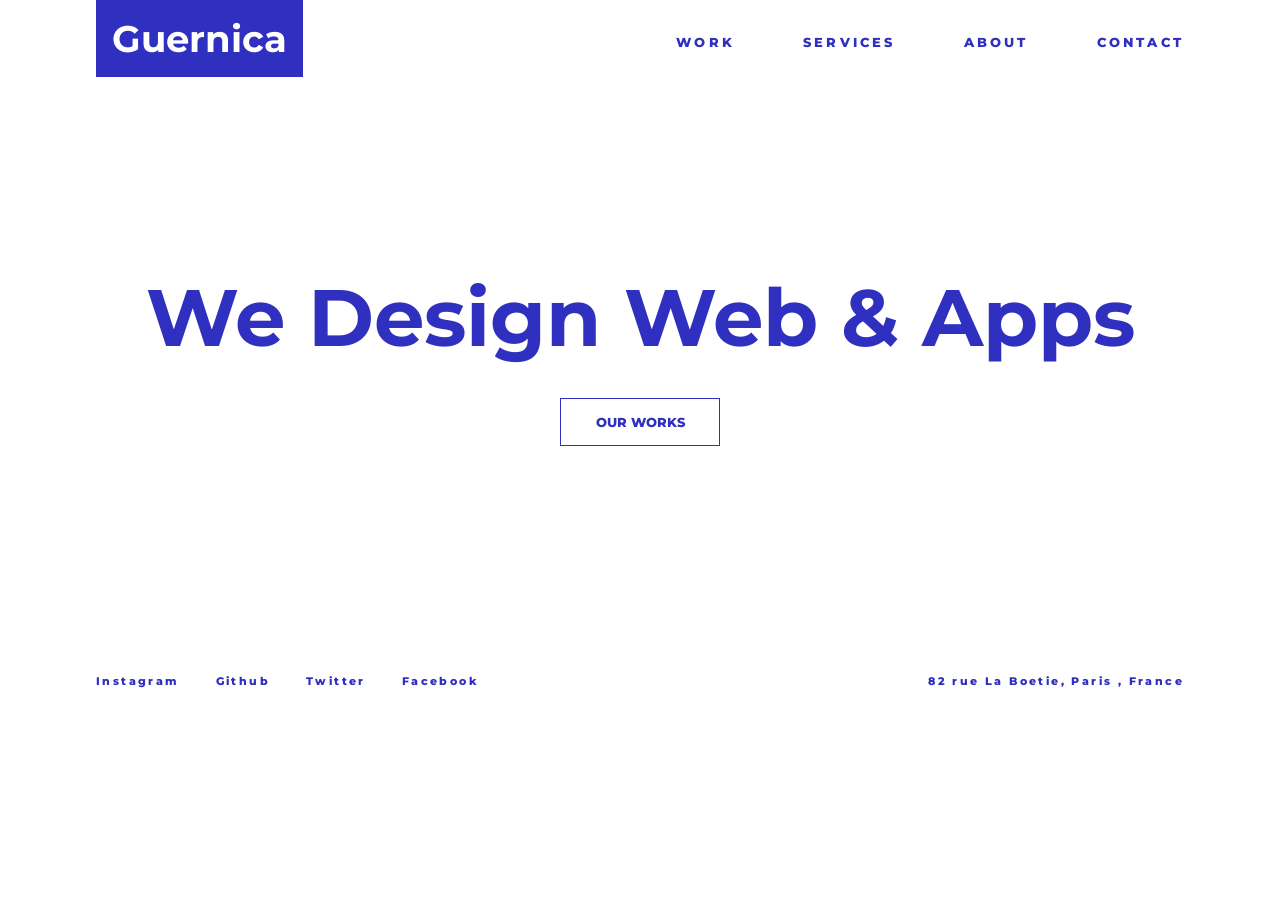
<file: index.html>
<!DOCTYPE html>
<html lang="en">
  <head>
    <meta charset="UTF-8" />
    <meta name="viewport" content="width=device-width, initial-scale=1.0" />
    <title>Home</title>
    <link rel="preconnect" href="https://fonts.gstatic.com" />
    <link
      href="https://fonts.googleapis.com/css2?family=Montserrat:wght@300&display=swap"
      rel="stylesheet"
    />
    <link rel="stylesheet" href="./css/style.css" />
  </head>

  <body>
    <header>
      <nav class="nav flex">
        <div class="logo" id="logo">
          <h3>Guernica</h3>
        </div>
        <div class="links" id="links">
          <a class="b-link" href="work.html">Work</a>
          <a class="b-link" href="services.html">Services</a>
          <a class="b-link" href="about.html">About</a>
          <a class="b-link" href="contact.html">Contact</a>
        </div>
      </nav>
    </header>
    <section class="main flex">
      <div class="heading">
        <h1 id="main-heading">We Design <span>Web & Apps</span></h1>
      </div>
      <div class="work-btn">
        <a href="work.html"> <button class="btn">Our Works</button></a>
      </div>
    </section>
    <footer class="flex">
      <div class="left" id="left">
        <a href="https://www.instagram.com/officialadityasinha/?hl=en"
          >Instagram</a
        >
        <a href="https://github.com/adityawebdev">Github</a>
        <a href="https://twitter.com/AdiS3201">Twitter</a>
        <a href="https://www.facebook.com/profile.php?id=100015627424337"
          >Facebook</a
        >
      </div>
      <div class="right" id="right">
        <a href="#"> 82 rue La Boetie, Paris , France </a>
      </div>
    </footer>
  </body>
</html>
</file>
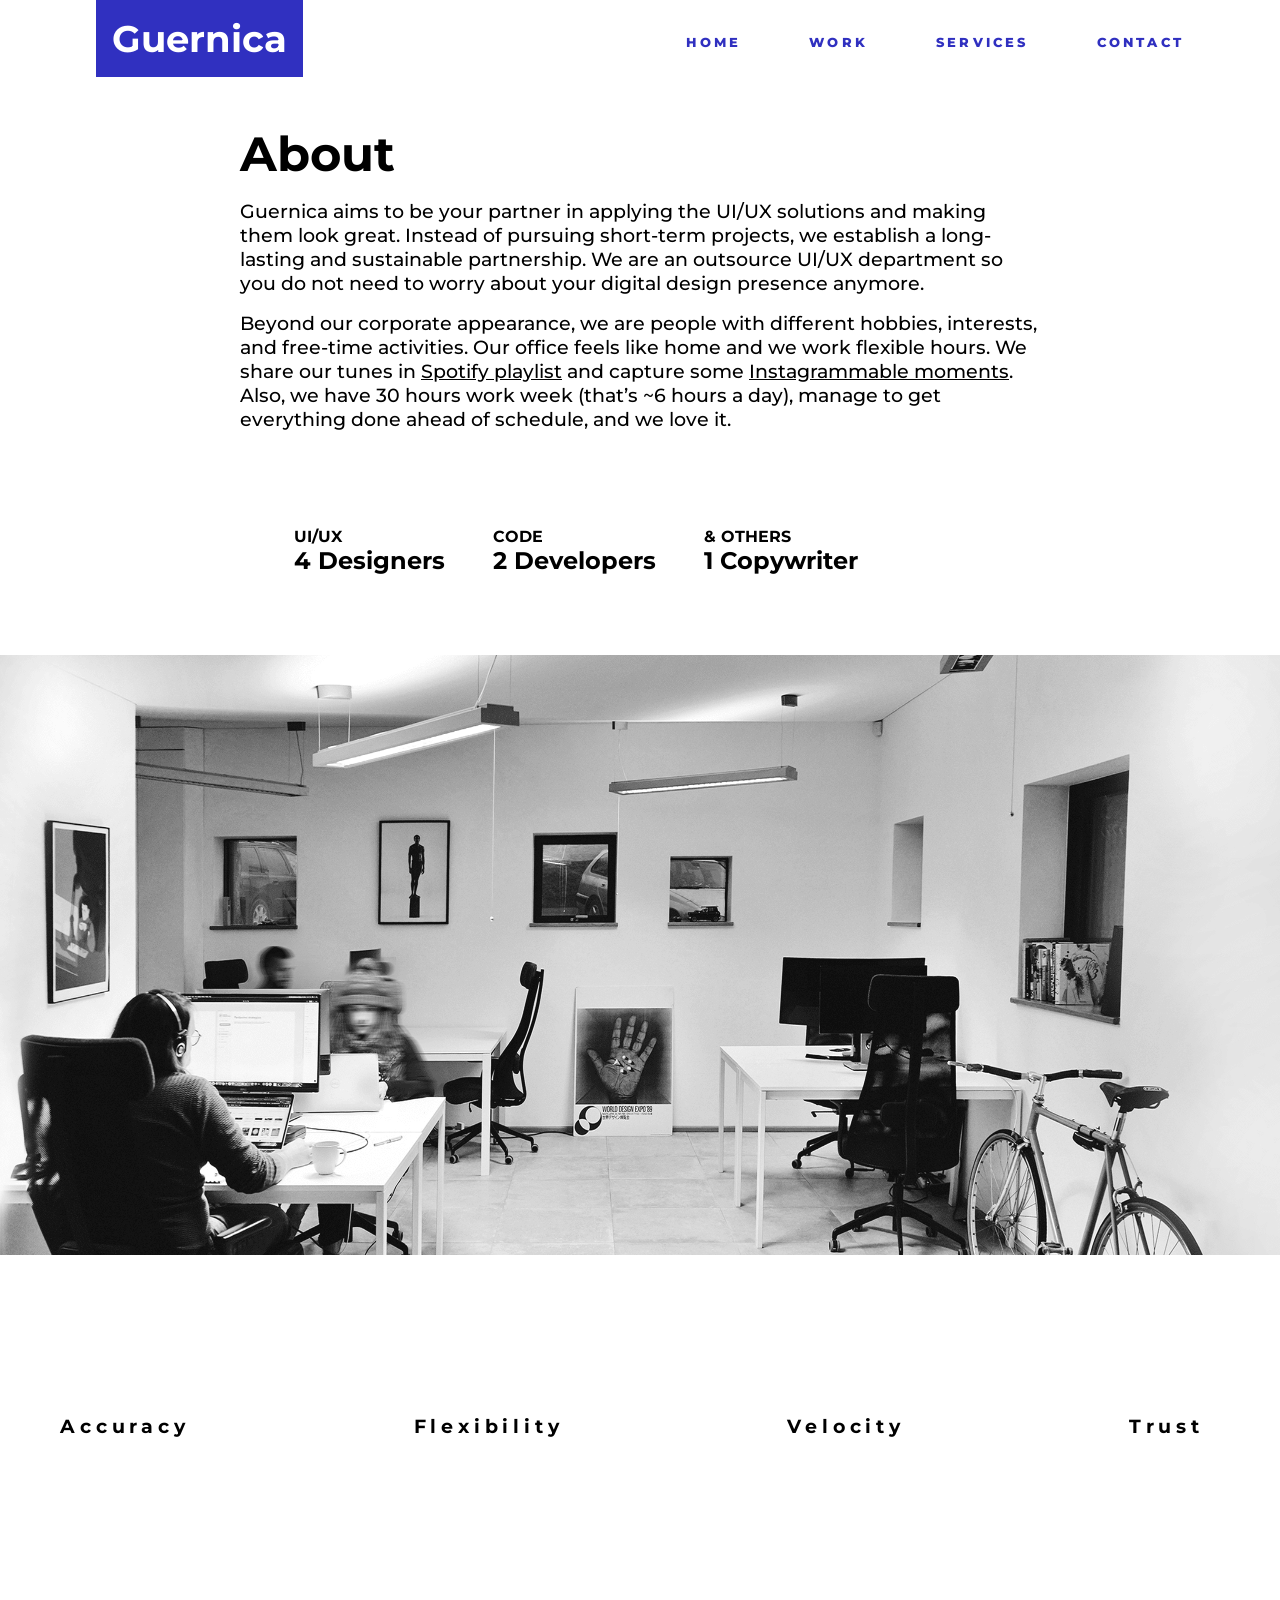
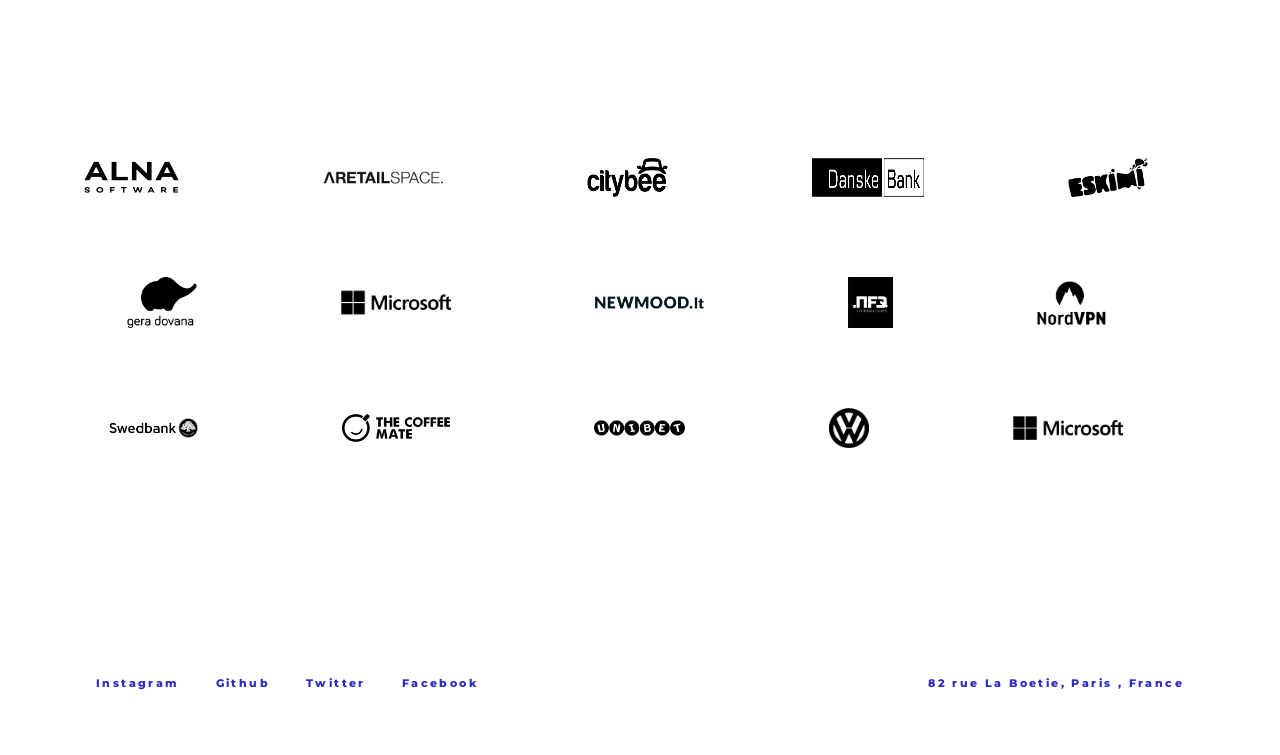
<file: about.html>
<!DOCTYPE html>
<html lang="en">
  <head>
    <meta charset="UTF-8" />
    <meta name="viewport" content="width=device-width, initial-scale=1.0" />
    <title>About</title>
    <link rel="preconnect" href="https://fonts.gstatic.com" />
    <link
      href="https://fonts.googleapis.com/css2?family=Montserrat:wght@300&display=swap"
      rel="stylesheet"
    />
    <link rel="stylesheet" href="./css/style.css" />
  </head>

  <body>
    <header>
      <nav class="nav flex">
        <div class="logo" id="logo">
          <h3>Guernica</h3>
        </div>
        <div class="links" id="links">
          <a class="b-link" href="index.html">Home</a>
          <a class="b-link" href="work.html">Work</a>
          <a class="b-link" href="services.html">Services</a>

          <a class="b-link" href="contact.html">Contact</a>
        </div>
      </nav>
    </header>
    <section class="main flex">
      <div class="about">
        <h1 id="about-heading" class="from-right">About</h1>
        <p class="from-left">
          Guernica aims to be your partner in applying the UI/UX solutions and
          making them look great. Instead of pursuing short-term projects, we
          establish a long-lasting and sustainable partnership. We are an
          outsource UI/UX department so you do not need to worry about your
          digital design presence anymore.
        </p>

        <p class="from-right">
          Beyond our corporate appearance, we are people with different hobbies,
          interests, and free-time activities. Our office feels like home and we
          work flexible hours. We share our tunes in
          <span> <a href="#">Spotify playlist</a></span> and capture some
          <span><a href="#">Instagrammable moments</a></span
          >. Also, we have 30 hours work week (that’s ~6 hours a day), manage to
          get everything done ahead of schedule, and we love it.
        </p>
      </div>
      <div class="team flex from-bottom">
        <div class="team-data">
          <h4>UI/UX</h4>
          <h2>4 Designers</h2>
        </div>
        <div class="team-data">
          <h4>CODE</h4>
          <h2>2 Developers</h2>
        </div>
        <div class="team-data">
          <h4>& OTHERS</h4>
          <h2>1 Copywriter</h2>
        </div>
      </div>
      <img id="about-img" src="./img/about.png" class="from-right" />
      <div class="pillars flex">
        <div class="accuracy">
          <h3>Accuracy</h3>
        </div>
        <div class="flexibility">
          <h3>Flexibility</h3>
        </div>
        <div class="velocity">
          <h3>Velocity</h3>
        </div>
        <div class="trust">
          <h3>Trust</h3>
        </div>
      </div>
    </section>
    <div class="brands-main">
      <div class="brand-1 flex flex-center from-bottom">
        <img src="./icons/alna.svg" alt="" />
        <img src="./icons/aretailspace.svg" alt="" />
        <img src="./icons/citybee.svg" alt="" />
        <img src="./icons/danskebank.svg" alt="" />
        <img src="./icons/eskimi.svg" alt="" />
      </div>
      <div class="brand-2 flex flex-center from-bottom">
        <img src="./icons/geradovana.svg" alt="" />
        <img src="./icons/microsoft.svg" alt="" />
        <img src="./icons/newmood.svg" alt="" />
        <img src="./icons/nfq@2x.svg" alt="" />
        <img src="./icons/nordvpn.svg" alt="" />
      </div>
      <div class="brand-3 flex flex-center from-bottom">
        <img src="./icons/swedbank.svg" alt="" />
        <img src="./icons/thecoffeemate.svg" alt="" />
        <img src="./icons/unibet.svg" alt="" />
        <img src="./icons/vw.svg" alt="" />
        <img src="./icons/microsoft.svg" alt="" />
      </div>
    </div>
    <footer class="flex">
      <div class="left">
        <a href="https://www.instagram.com/officialadityasinha/?hl=en"
          >Instagram</a
        >
        <a href="https://github.com/adityawebdev">Github</a>
        <a href="https://twitter.com/AdiS3201">Twitter</a>
        <a href="https://www.facebook.com/profile.php?id=100015627424337"
          >Facebook</a
        >
      </div>
      <div class="right">
        <a href="#"> 82 rue La Boetie, Paris , France </a>
      </div>
    </footer>
  </body>
</html>
</file>
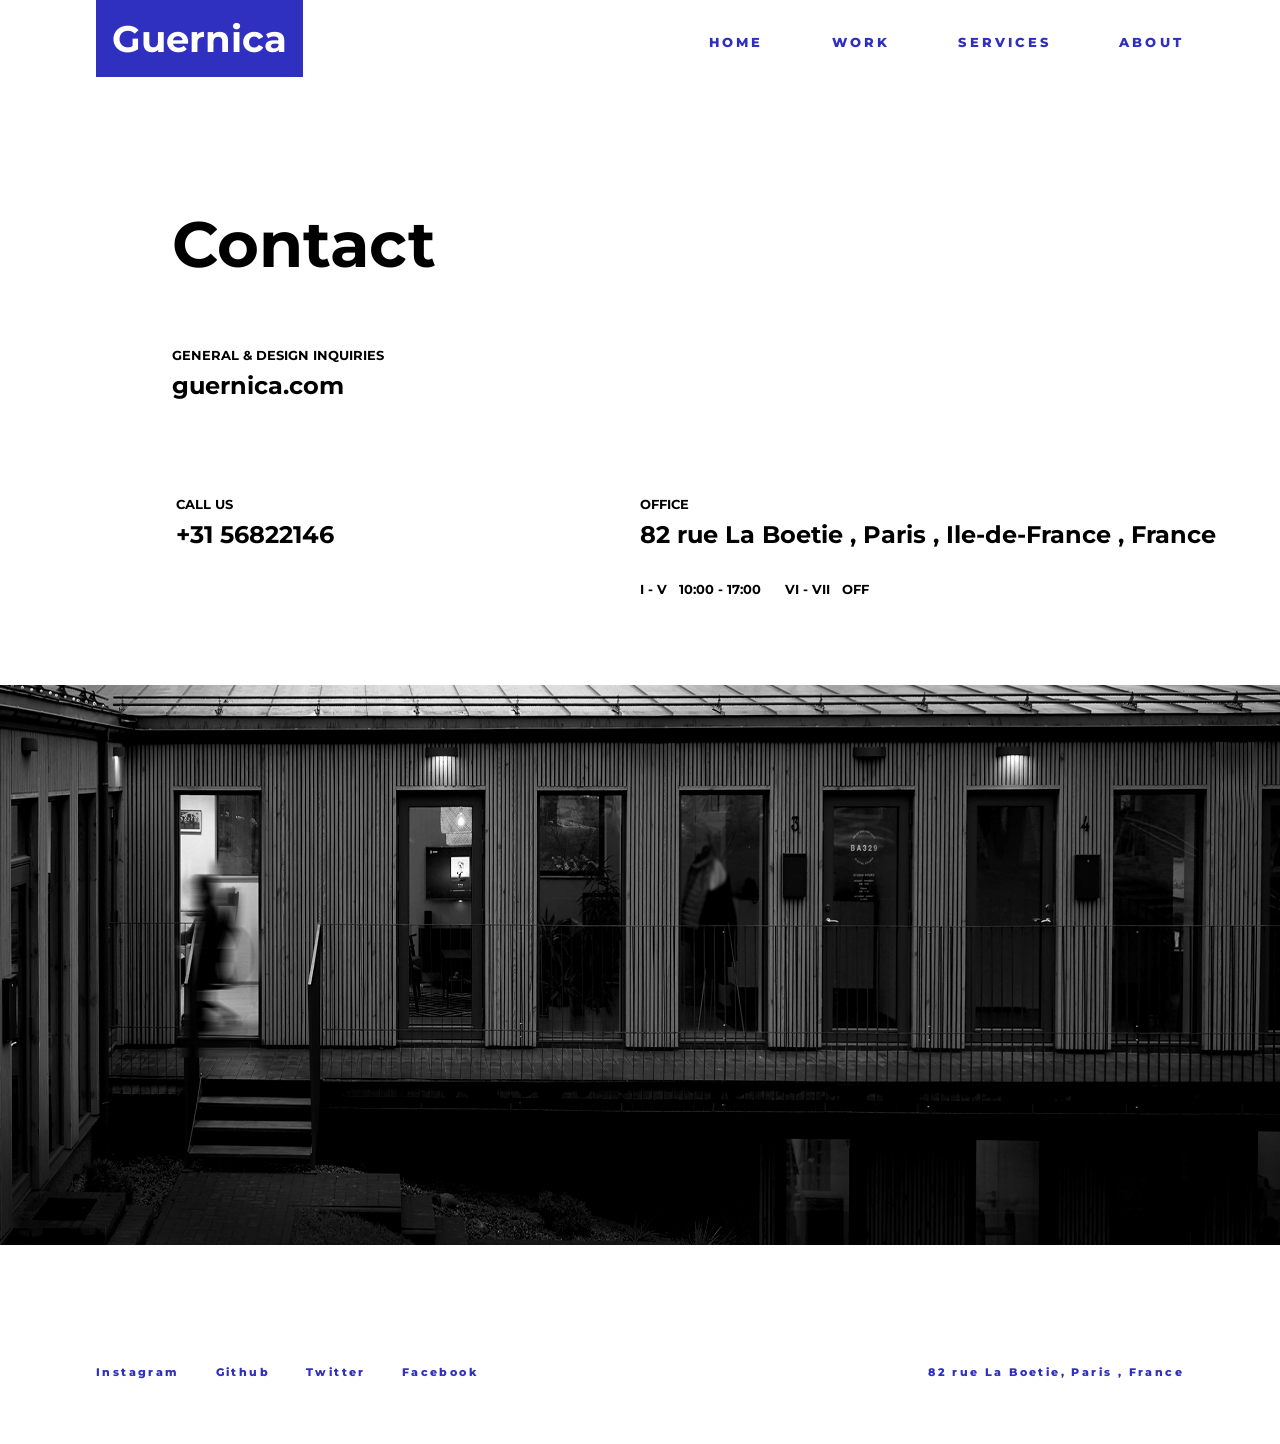
<file: contact.html>
<!DOCTYPE html>
<html lang="en">
  <head>
    <meta charset="UTF-8" />
    <meta name="viewport" content="width=device-width, initial-scale=1.0" />
    <title>Contact</title>
    <link rel="preconnect" href="https://fonts.gstatic.com" />
    <link
      href="https://fonts.googleapis.com/css2?family=Montserrat:wght@300&display=swap"
      rel="stylesheet"
    />
    <link rel="stylesheet" href="./css/style.css" />
  </head>

  <body>
    <header>
      <nav class="nav flex">
        <div class="logo" id="logo">
          <h3>Guernica</h3>
        </div>
        <div class="links" id="links">
          <a class="b-link" href="index.html">Home</a>
          <a class="b-link" href="work.html">Work</a>
          <a class="b-link" href="services.html">Services</a>
          <a class="b-link" href="about.html">About</a>
        </div>
      </nav>
    </header>
    <section class="main flex c-main">
      <div class="contact from-left">
        <h1>Contact</h1>
        <h5>General & Design Inquiries</h5>
        <h2><a id="guernica" href="#"> guernica.com </a></h2>
      </div>
      <div class="info flex">
        <div class="c-left from-left">
          <h5>Call Us</h5>
          <h2><a class="link" href="#">+31 56822146</a></h2>
        </div>
        <div class="c-right from-right">
          <h5>Office</h5>
          <h2>
            <a class="link" href="#" id="add">
              82 rue La Boetie , Paris , Ile-de-France , France</a
            >
          </h2>
          <h5>
            <pre>I - V   10:00 - 17:00      VI - VII   Off</pre>
          </h5>
        </div>
      </div>
      <div class="office">
        <img src="./img/office.png" class="from-bottom" />
      </div>
    </section>
    <footer class="flex">
      <div class="left">
        <a href="https://www.instagram.com/officialadityasinha/?hl=en"
          >Instagram</a
        >
        <a href="https://github.com/adityawebdev">Github</a>
        <a href="https://twitter.com/AdiS3201">Twitter</a>
        <a href="https://www.facebook.com/profile.php?id=100015627424337"
          >Facebook</a
        >
      </div>
      <div class="right">
        <a href="#"> 82 rue La Boetie, Paris , France </a>
      </div>
    </footer>
  </body>
</html>
</file>
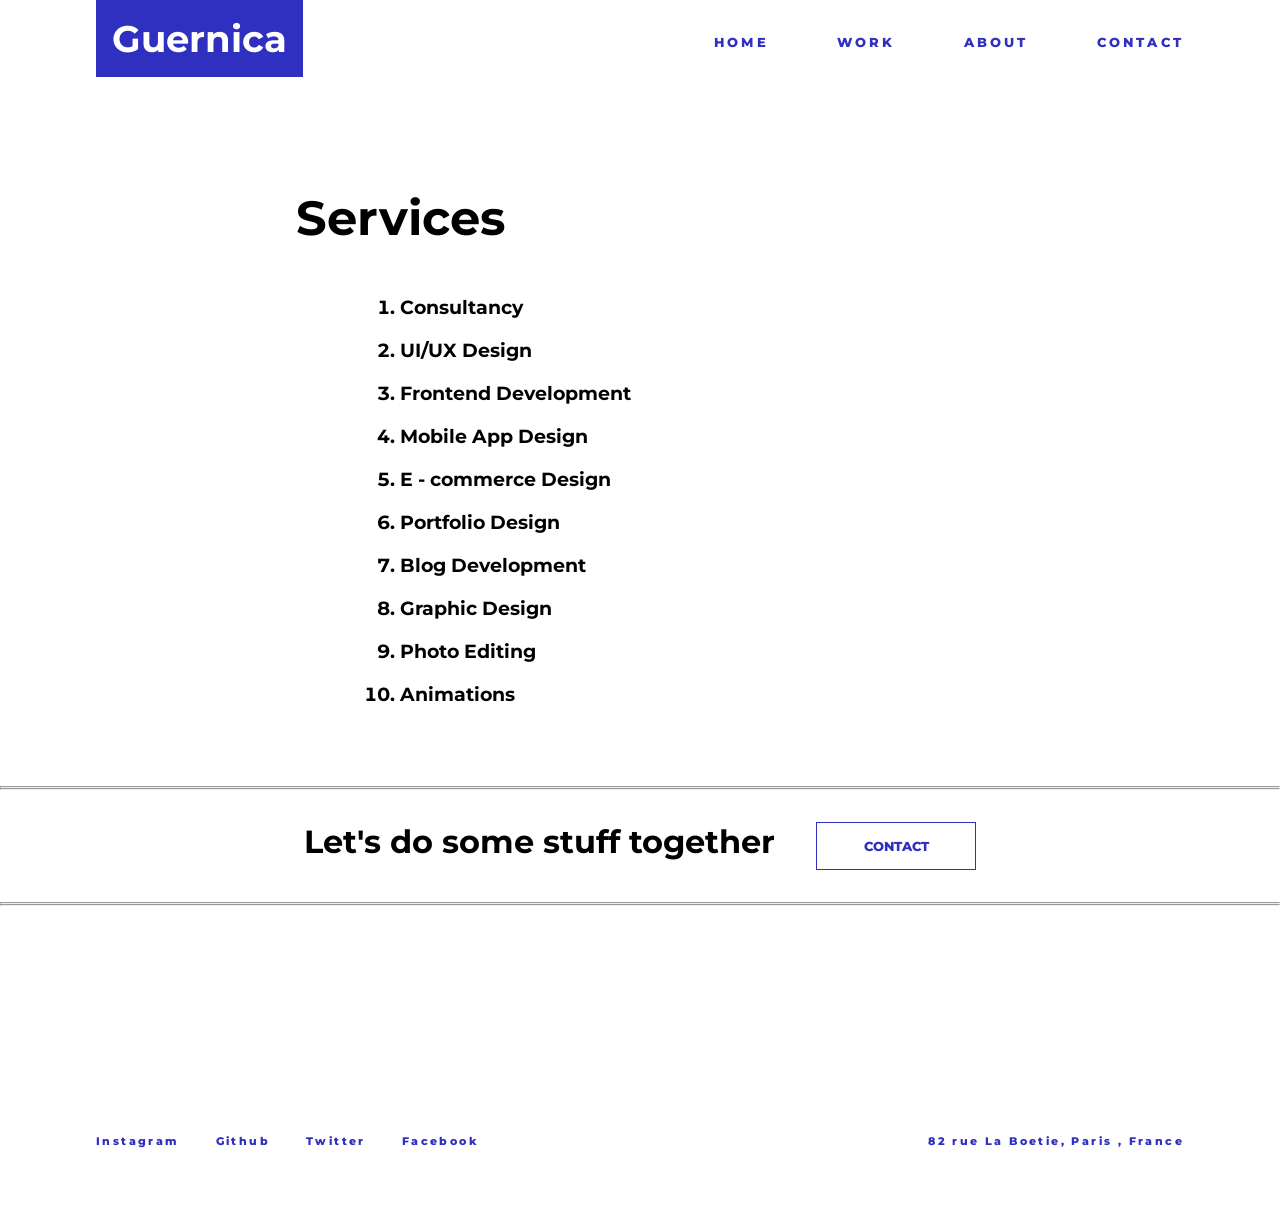
<file: services.html>
<!DOCTYPE html>
<html lang="en">
  <head>
    <meta charset="UTF-8" />
    <meta name="viewport" content="width=device-width, initial-scale=1.0" />
    <title>Services</title>
    <link rel="preconnect" href="https://fonts.gstatic.com" />
    <link
      href="https://fonts.googleapis.com/css2?family=Montserrat:wght@300&display=swap"
      rel="stylesheet"
    />
    <link rel="stylesheet" href="./css/style.css" />
  </head>

  <body>
    <header>
      <nav class="nav flex">
        <div class="logo" id="logo">
          <h3>Guernica</h3>
        </div>
        <div class="links" id="links">
          <a class="b-link" href="index.html">Home</a>
          <a class="b-link" href="work.html">Work</a>

          <a class="b-link" href="about.html">About</a>
          <a class="b-link" href="contact.html">Contact</a>
        </div>
      </nav>
    </header>
    <section class="main flex">
      <h1 id="services-heading" class="from-left">Services</h1>
      <div class="list">
        <ol class="from-left">
          <li>Consultancy</li>
          <br />
          <li>UI/UX Design</li>
          <br />
          <li>Frontend Development</li>
          <br />
          <li>Mobile App Design</li>
          <br />
          <li>E - commerce Design</li>
          <br />
          <li>Portfolio Design</li>
          <br />
          <li>Blog Development</li>
          <br />
          <li>Graphic Design</li>
          <br />
          <li>Photo Editing</li>
          <br />
          <li>Animations</li>
        </ol>
      </div>
    </section>

    <hr id="hr" />
    <hr />
    <div class="contact-btn flex">
      <h1 class="from-left">Let's do some stuff together</h1>
      <a href="contact.html" class="from-right"
        ><button class="btn">Contact</button></a
      >
    </div>
    <hr />
    <hr />
    <footer class="flex">
      <div class="left">
        <a href="https://www.instagram.com/officialadityasinha/?hl=en"
          >Instagram</a
        >
        <a href="https://github.com/adityawebdev">Github</a>
        <a href="https://twitter.com/AdiS3201">Twitter</a>
        <a href="https://www.facebook.com/profile.php?id=100015627424337"
          >Facebook</a
        >
      </div>
      <div class="right">
        <a href="#"> 82 rue La Boetie, Paris , France </a>
      </div>
    </footer>
  </body>
</html>
</file>
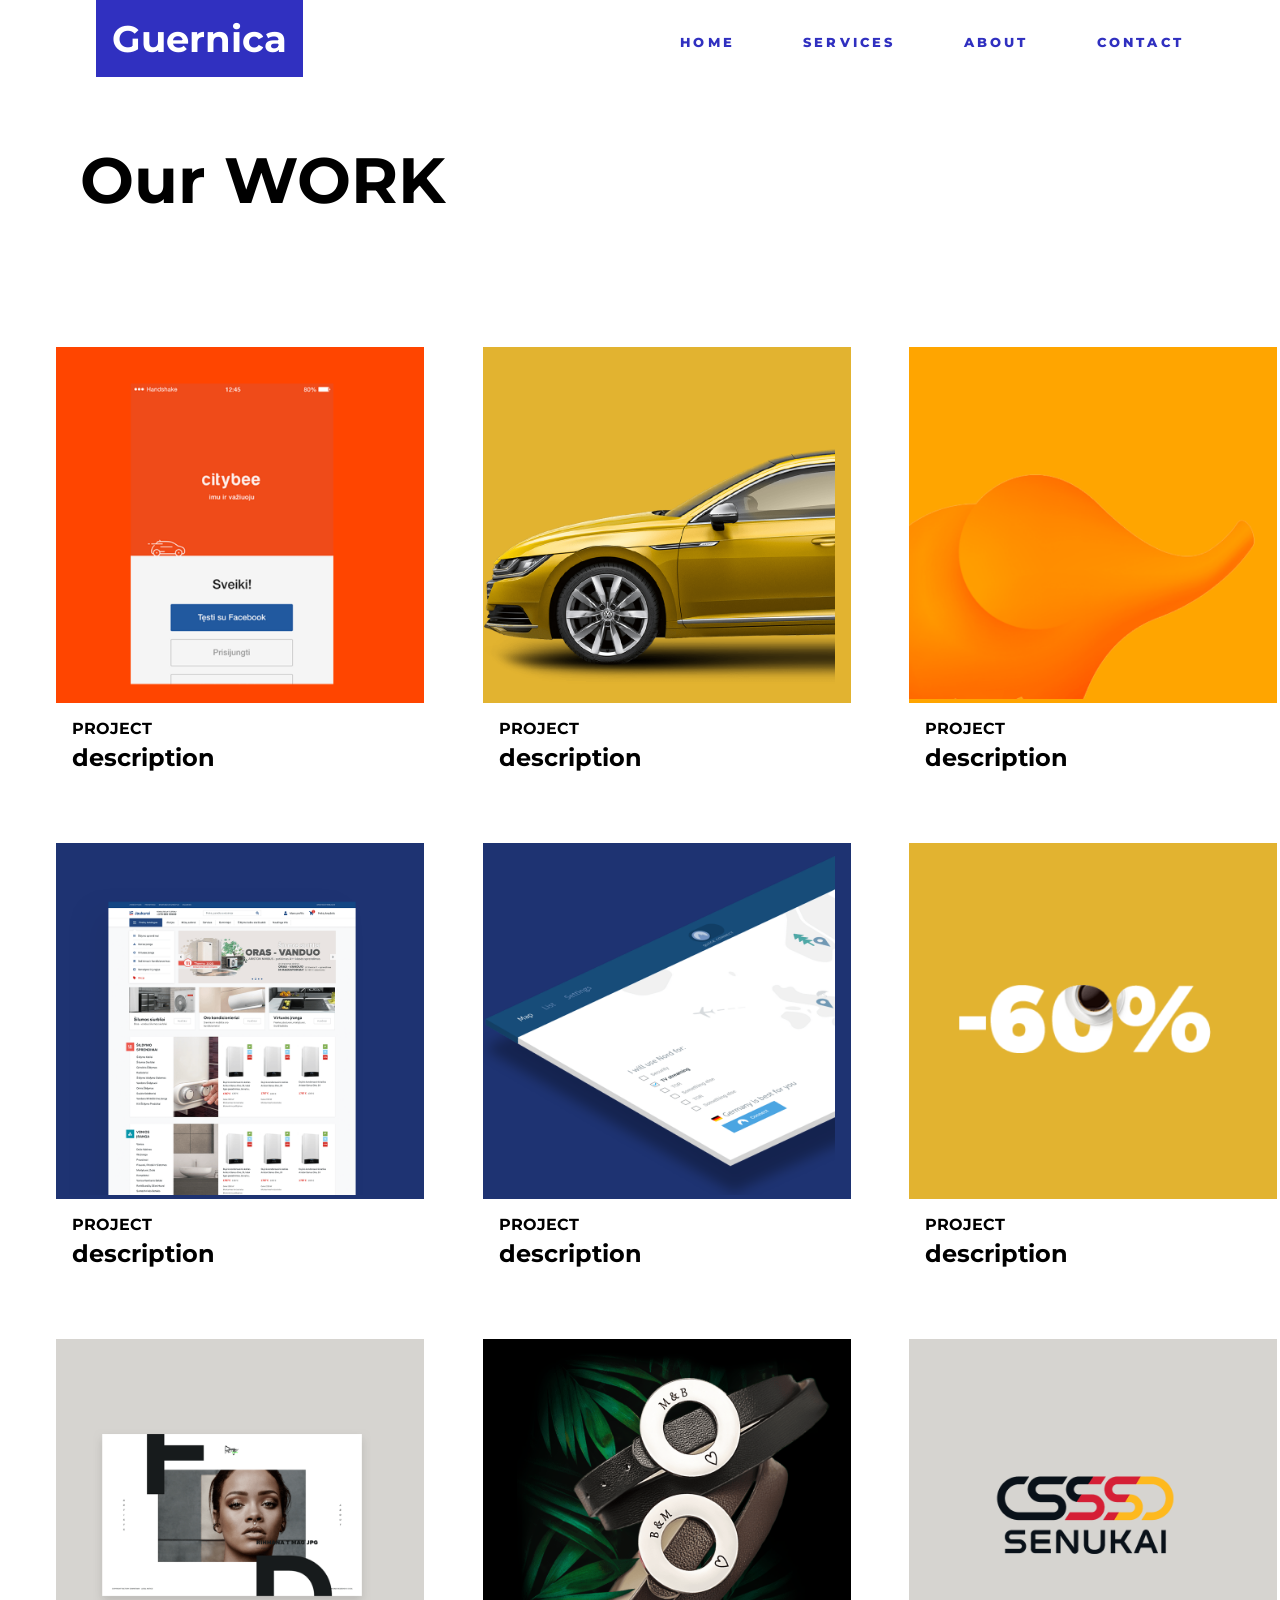
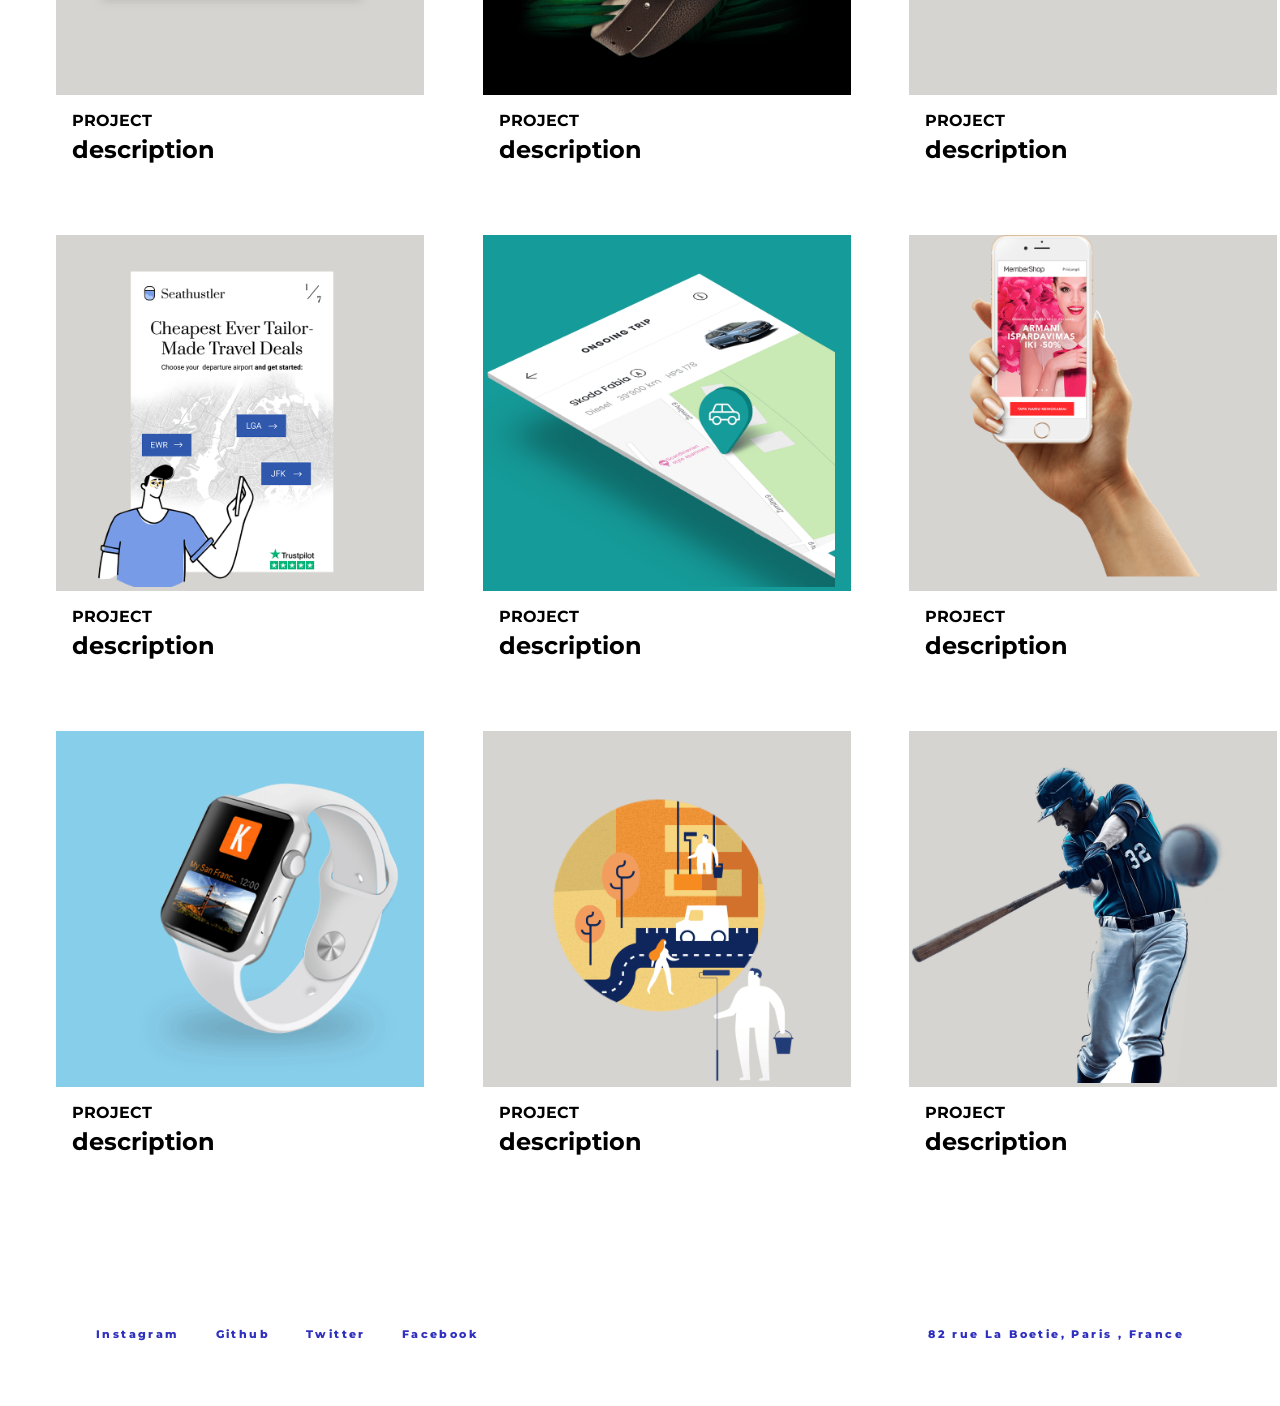
<file: work.html>
<!DOCTYPE html>
<html lang="en">
  <head>
    <meta charset="UTF-8" />
    <meta name="viewport" content="width=device-width, initial-scale=1.0" />
    <title>Work</title>
    <link rel="preconnect" href="https://fonts.gstatic.com" />
    <link
      href="https://fonts.googleapis.com/css2?family=Montserrat:wght@300&display=swap"
      rel="stylesheet"
    />
    <link rel="stylesheet" href="./css/style.css" />
  </head>

  <body>
    <header>
      <nav class="nav flex">
        <div class="logo" id="logo">
          <h3>Guernica</h3>
        </div>
        <div class="links" id="links">
          <a class="b-link" href="index.html">Home</a>
          <a class="b-link" href="services.html">Services</a>
          <a class="b-link" href="about.html">About</a>
          <a class="b-link" href="contact.html">Contact</a>
        </div>
      </nav>
    </header>
    <section>
      <h1 id="work-heading" class="from-right">Our WORK</h1>
      <div class="card-wrapper">
        <div class="card">
          <div class="img" style="background-color: orangered">
            <img src="./workimg/citybee.png" />
          </div>
          <h4>PROJECT</h4>
          <h2>description</h2>
        </div>
        <div class="card">
          <div class="img" style="background-color: #e2b330">
            <img src="./workimg/car.png" />
          </div>
          <h4>PROJECT</h4>
          <h2>description</h2>
        </div>
        <div class="card">
          <div class="img" style="background-color: orange">
            <img src="./workimg/elephant.png" />
          </div>
          <h4>PROJECT</h4>
          <h2>description</h2>
        </div>
        <div class="card">
          <div class="img" style="background-color: rgb(30, 51, 114)">
            <img src="./workimg/jaukari.png" />
          </div>
          <h4>PROJECT</h4>
          <h2>description</h2>
        </div>
        <div class="card">
          <div class="img" style="background-color: rgb(30, 51, 114)">
            <img src="./workimg/vpn.png" />
          </div>
          <h4>PROJECT</h4>
          <h2>description</h2>
        </div>
        <div class="card">
          <div class="img" style="background-color: #e2b330">
            <img src="./workimg/sixty.png" />
          </div>
          <h4>PROJECT</h4>
          <h2>description</h2>
        </div>
        <div class="card">
          <div class="img" style="background-color: rgb(214, 212, 208)">
            <img src="./workimg/downtown.png" />
          </div>
          <h4>PROJECT</h4>
          <h2>description</h2>
        </div>
        <div class="card">
          <div class="img" style="background-color: black">
            <img src="./workimg/bracelate.png" />
          </div>
          <h4>PROJECT</h4>
          <h2>description</h2>
        </div>

        <div class="card">
          <div class="img" style="background-color: rgb(214, 212, 208)">
            <img src="./workimg/senukai.png" />
          </div>
          <h4>PROJECT</h4>
          <h2>description</h2>
        </div>
        <div class="card">
          <div class="img" style="background-color: rgb(214, 212, 208)">
            <img src="./workimg/seahustle.png" />
          </div>
          <h4>PROJECT</h4>
          <h2>description</h2>
        </div>

        <div class="card">
          <div class="img" style="background-color: #159b99">
            <img src="./workimg/thumbnail.png" />
          </div>
          <h4>PROJECT</h4>
          <h2>description</h2>
        </div>
        <div class="card">
          <div class="img" style="background-color: rgb(214, 212, 208)">
            <img src="./workimg/membershop.png" />
          </div>
          <h4>PROJECT</h4>
          <h2>description</h2>
        </div>

        <div class="card">
          <div class="img" style="background-color: skyblue">
            <img src="./workimg/watch.png" />
          </div>
          <h4>PROJECT</h4>
          <h2>description</h2>
        </div>
        <div class="card">
          <div class="img" style="background-color: rgb(214, 212, 208)">
            <img src="./workimg/unohub.png" />
          </div>
          <h4>PROJECT</h4>
          <h2>description</h2>
        </div>
        <div class="card">
          <div class="img" style="background-color: rgb(214, 212, 208)">
            <img src="./workimg/baseball.png" />
          </div>
          <h4>PROJECT</h4>
          <h2>description</h2>
        </div>
      </div>
    </section>
    <footer class="flex">
      <div class="left">
        <a href="https://www.instagram.com/officialadityasinha/?hl=en"
          >Instagram</a
        >
        <a href="https://github.com/adityawebdev">Github</a>
        <a href="https://twitter.com/AdiS3201">Twitter</a>
        <a href="https://www.facebook.com/profile.php?id=100015627424337"
          >Facebook</a
        >
      </div>
      <div class="right">
        <a href="#"> 82 rue La Boetie, Paris , France </a>
      </div>
    </footer>
  </body>
</html>
</file>
<file: css/style.css>
@import url("utilities.css");
@import url("animations.css");
@import url("responsive.css");

* {
  margin: 0;
  padding: 0;
  box-sizing: border-box;
  font-family: "Montserrat", sans-serif;
}
:root {
  --primary: rgb(48, 48, 192);
  --secondary: black;
  --pillars: rgb(79, 79, 236);
  --nav-load-time: 1000ms;
}
nav {
  animation: nav-load var(--nav-load-time) ease-out;
}
.main {
  flex-direction: column;
  align-items: center;
}

.logo {
  background: var(--primary);
  color: white;
  font-size: 2rem;
  margin-left: 6rem;
  /* text-transform: uppercase; */
}
.logo h3 {
  padding: 1rem;
}
.links {
  margin-right: 6rem;
  margin-top: 2rem;
  word-spacing: 4rem;
}

.heading h1 {
  font-size: 5rem;
  margin-top: 12rem;
  color: var(--primary);
}
.work-btn {
  margin-top: 2rem;
}

footer {
  margin-top: 14rem;
  margin-bottom: 4rem;
  animation: footer-load var(--nav-load-time) ease-out;
}
.left {
  margin-left: 6rem;
  word-spacing: 2rem;
}
footer a {
  text-decoration: none;

  font-size: 0.7rem;

  font-weight: 800;
  color: var(--primary);
  letter-spacing: 0.15rem;
  transition: all 0.5s cubic-bezier(1, 0, 0.58, 0.97);
  position: relative;
}

footer a::before {
  position: absolute;
  content: "";
  width: 100%;
  height: 0.07rem;
  left: 0;
  top: 0.5rem;
  background-color: var(--primary);
  visibility: hidden;
  transform: scaleX(0);
  transition: all 0.5s ease-in-out;
  transform-origin: left;
}

footer a:hover:before {
  visibility: visible;
  transform: scaleX(1);
}
.right {
  margin-right: 6rem;
}

#main-heading {
  animation: type 3s ease-in;
  overflow: hidden;
  white-space: nowrap;
}

/**CONTACT*******************************************************************************************/

.office {
  margin-bottom: -7rem;
}

.office img {
  height: 35rem;
  width: 80rem;
}

.info {
  margin-bottom: 5rem;
  margin-top: 4rem;
}

.contact {
  margin-left: -42rem;
  margin-top: 8rem;
}
.contact h1 {
  font-size: 4rem;
}

.c-main h5 {
  margin-top: 2rem;
  text-transform: uppercase;
  margin-bottom: 0.5rem;
}

.c-left {
  margin-left: -29rem;
}
.c-right {
  margin-right: -36rem;
}

.contact h5 {
  margin-top: 4rem;
}

.link {
  text-decoration: none;
  position: relative;
  color: black;
}

.link::before {
  position: absolute;
  content: "";
  width: 100%;
  height: 0.09rem;
  left: 0;
  top: 0.8rem;
  background-color: black;
  visibility: hidden;
  transform: scaleX(0);
  transition: all 0.5s ease-in-out;
  transform-origin: left;
}

#add::before {
  top: 00.9rem;
}

.link:hover::before {
  visibility: visible;
  transform: scaleX(1);
}
#guernica {
  text-decoration: none;
  position: relative;
  color: black;
}

#guernica::before {
  position: absolute;
  content: "";
  width: 100%;
  height: 0.09rem;
  left: 0;
  top: 1.1rem;
  background-color: black;
  visibility: hidden;
  transform: scaleX(0);
  transition: all 0.5s ease-in-out;
  transform-origin: left;
}

#guernica:hover::before {
  visibility: visible;
  transform: scaleX(1);
}

/**WORK********************************************************************************************/
.card-wrapper {
  display: grid;
  grid-template-columns: repeat(3, 1fr);
  justify-items: space-between;
}
.card-wrapper .card {
  justify-content: center;
  margin-left: 3.5rem;

  width: 23rem;
  height: 23rem;
  margin-top: 8rem;
}
.card-wrapper .card img {
  width: 22rem;
  height: 22rem;
  z-index: 1000;
  transition: all 0.3s ease-in-out;
}
.card-wrapper .card h4 {
  margin-top: 1rem;
  margin-left: 1rem;
}
.card-wrapper .card h2 {
  margin-top: 0.3rem;
  margin-left: 1rem;
}
.card .img:hover img {
  width: 24rem;
  height: 24rem;
}
#work-heading {
  font-size: 4rem;
  margin-left: 5rem;
  margin-top: 4rem;
  transition: all 0.3s ease-in-out;
}
#work-heading:hover {
  color: var(--primary);
}
/**ABOUT page****************************************************************************************/
#about-heading {
  font-size: 3rem;
  transition: all 0.3s ease-in-out;
  margin-top: 3rem;
  margin-left: 15rem;
}
#about-heading:hover {
  color: var(--primary);
}

.about p {
  margin-left: 15rem;
  margin-right: 15rem;
  margin-top: 1rem;
  font-size: 1.2rem;
  font-weight: 500;
}
.about p span a {
  color: black;
  transition: underline 0.3s ease-in-out;
}
.about p span a:hover {
  text-decoration: none;
  color: var(--primary);
  font-weight: 600;
}

.team {
  margin-top: 6rem;
  margin-left: -5rem;
}
.team-data {
  margin-right: 3rem;
}
#about-img {
  margin-top: 5rem;
  width: 1400px;
  height: 600px;
}

.pillars {
  margin-top: 10rem;
  margin-left: -15rem;
}
.pillars div {
  margin-left: 14rem;
  letter-spacing: 0.3rem;
  font-family: serif;
}
.brands-main {
  margin-right: -6rem;
  margin-top: 15rem;
}
.brands-main img {
  margin-right: 9rem;
  margin-top: 5rem;
}
.brand-1 {
  margin-top: 5rem;
}
/**** pillars ***/
.accuracy h3 {
  position: relative;
}
.accuracy h3::before {
  position: absolute;
  content: "Even though digital solutions may look magical, there is no magic in creating them. Here at Guernica governing principle is in-depth strategic thinking. We begin by scanning the relevant field, and search for every opportunity to shine. We do not ask, what makes a great design. Instead we look for an answer, how it contributes to your business’ growth and goals.";
  width: 300%;
  height: 600%;
  left: -4rem;
  top: 3rem;
  visibility: hidden;
  transform: scaleY(0);
  transition: all 0.5s ease-in-out;
  transform-origin: top;
  color: black;
  border: 2px solid var(--pillars);
  font-size: 0.8rem;
  letter-spacing: 0.1rem;
  padding: 0.5rem;
  color: white;

  background: var(--pillars);
  font-weight: 500;
}
.accuracy h3:hover::before {
  visibility: visible;
  transform: scaleY(1);
}
.flexibility h3 {
  position: relative;
}
.flexibility h3::before {
  position: absolute;
  content: "You have a website? Great. A mobile app? Splendid. Digital strategy? Even better. Nevertheless, all of those solutions work if a certain level of integration is achieved. This challenge is best handled by a team of professionals, working in a variety of fields and seeing every aspect of digital universe as a part of a greater whole.";
  width: 270%;
  height: 600%;
  left: -4rem;
  top: 3rem;
  visibility: hidden;
  transform: scaleY(0);
  transition: all 0.5s ease-in-out;
  transform-origin: top;
  color: black;
  border: 2px solid var(--pillars);
  font-size: 0.8rem;
  letter-spacing: 0.1rem;
  padding: 0.5rem;
  color: white;

  background: var(--pillars);
  font-weight: 500;
}
.flexibility h3:hover::before {
  visibility: visible;
  transform: scaleY(1);
}
.velocity h3 {
  position: relative;
}
.velocity h3::before {
  position: absolute;
  content: "Whether time is objective reality or a side effect of quantum entropy, we complete our projects on time. Some of us begin our day at 6 A.M., others finish long after the sunset. When the problem arises, we are always here to help. Deadline is also a strict commitment at Guernica.";
  width: 300%;
  height: 450%;
  left: -4rem;
  top: 3rem;
  visibility: hidden;
  transform: scaleY(0);
  transition: all 0.5s ease-in-out;
  transform-origin: top;
  color: black;
  border: 2px solid var(--pillars);
  font-size: 0.8rem;
  letter-spacing: 0.1rem;
  padding: 0.5rem;
  color: white;

  background: var(--pillars);
  font-weight: 500;
}
.velocity h3:hover::before {
  visibility: visible;
  transform: scaleY(1);
}
.trust h3 {
  position: relative;
}
.trust h3::before {
  position: absolute;
  content: "The client-agency relationship is a two-way alliance. We are committed to our clients' products, and keep all their secrets. We convert the latter into a well-designed mobile app, website or other digital solution. The partnership does not end with the last steps of testing – reviews and revisions are a part of our culture.";
  width: 400%;
  height: 700%;
  left: -4rem;
  top: 3rem;
  visibility: hidden;
  transform: scaleY(0);
  transition: all 0.5s ease-in-out;
  transform-origin: top;
  color: black;
  border: 2px solid var(--pillars);
  font-size: 0.8rem;
  letter-spacing: 0.1rem;
  padding: 0.5rem;
  color: white;

  background: var(--pillars);
  font-weight: 500;
}
.trust h3:hover::before {
  visibility: visible;
  transform: scaleY(1);
}
/***SERVICES Page***********************************************************************************/
#services-heading {
  font-size: 3rem;
  transition: all 0.3s ease-in-out;
  margin-top: 7rem;
  margin-left: -30rem;
  /* text-transform: uppercase; */
}
#services-heading:hover {
  color: var(--primary);
}

.list ol {
  margin-left: -15rem;
  margin-top: 3rem;
}
.list ol li {
  color: black;

  text-decoration: none;
  position: relative;
  font-size: 1.2rem;
  font-weight: 700;
}

.list ol li::before {
  position: absolute;
  content: "";
  width: 37.5rem;
  height: 0.1rem;
  left: 0;
  top: 1.3rem;
  background-color: var(--primary);
  visibility: hidden;
  transform: scaleX(0);
  transition: all 0.5s ease-in-out;
  transform-origin: left;
}
.list ol li:hover::before {
  visibility: visible;
  transform: scaleX(1);
}
.list ol li:hover {
  color: var(--primary);
}

.list ol li::after {
  position: absolute;
  content: "♥withAccuracyFlexibilityVelocityTrust♥";
  width: 100%;
  height: 100%;
  left: 15rem;
  top: 0;
  visibility: hidden;
  transform: scaleX(0);
  transition: all 0.8s ease-in-out;
  transform-origin: left;
  color: black;
}
.list ol li:hover::after {
  visibility: visible;
  transform: scaleX(1);
}
#hr {
  margin-top: 5rem;
}
.contact-btn {
  margin-top: 2rem;
  margin-bottom: 2rem;
}
.contact-btn h1 {
  margin-left: 19rem;
  transition: all 0.3s ease-in-out;
}
.contact-btn button {
  margin-right: 19rem;
}
.contact-btn h1:hover {
  color: var(--primary);
}
</file>
